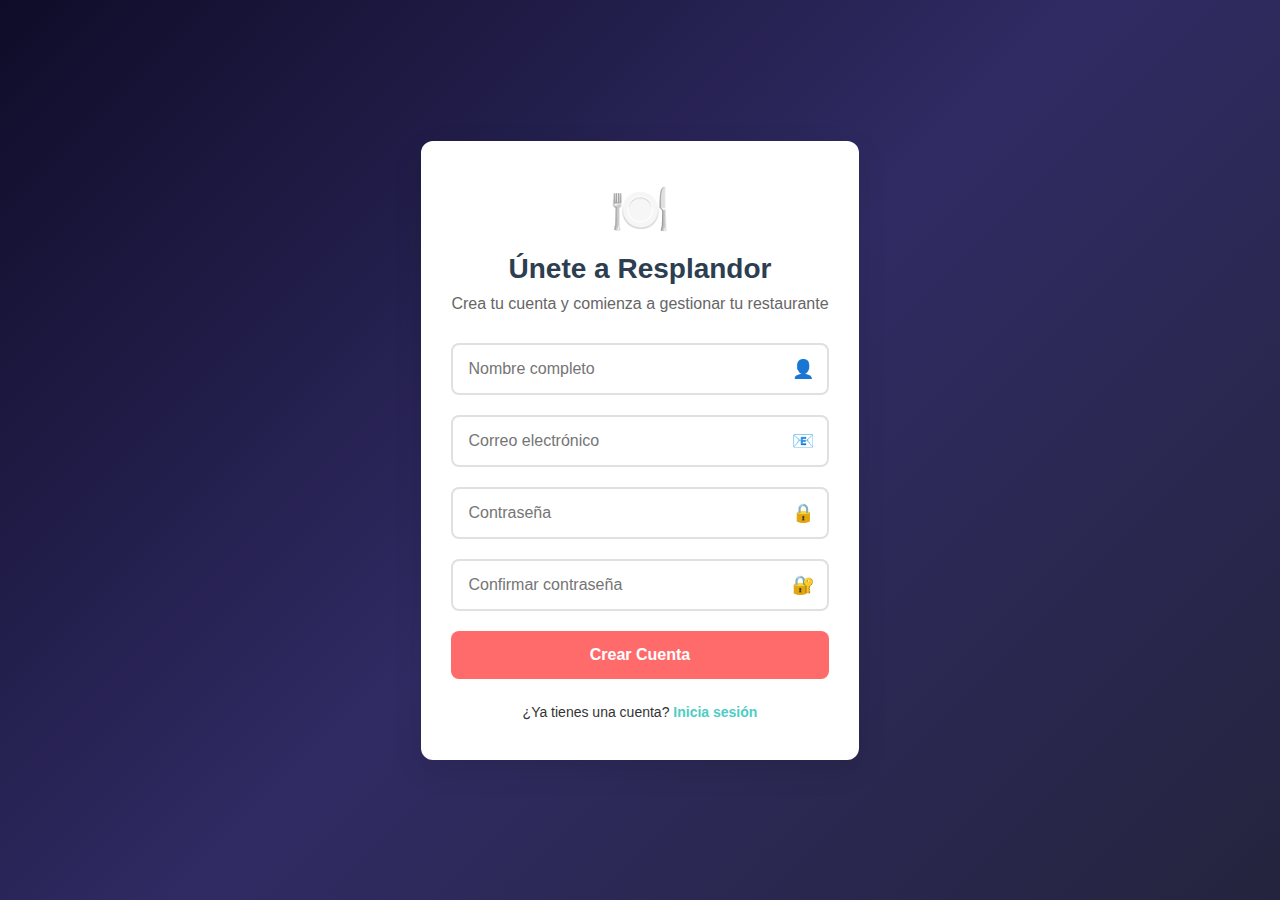
<file: index.html>
<!DOCTYPE html>
<html lang="es">
<head>
    <meta charset="UTF-8">
    <meta name="viewport" content="width=device-width, initial-scale=1.0">
    <title>Resplandor - Gestión de Restaurantes</title>
    <link rel="stylesheet" href="./css/styles.css">
</head>
<body>
    
    <main id="app-root"></main>

    <script type="module" src="./js/app.js"></script>
</body>
</html>
</file>
<file: css/styles.css>
:root {
    --primary-color: #ff6b6b;
    --primary-dark: #ff5252;
    --secondary-color: #4ecdc4;
    --dark-color: #2c3e50;
    --light-color: #f7f9fc;
    --gray-color: #e0e0e0;
    --text-color: #333;
    --error-color: #e74c3c;
    --success-color: #2ecc71;
}

* {
    margin: 0;
    padding: 0;
    box-sizing: border-box;
    font-family: 'Segoe UI', Tahoma, Geneva, Verdana, sans-serif;
}

body {
    background: #0f0c29;
    background: linear-gradient(135deg, #0f0c29 0%, #302b63 50%, #24243e 100%);
    color: var(--text-color);
    display: flex;
    justify-content: center;
    align-items: center;
    min-height: 100vh;
    padding: 20px;
}

/* Contenedor principal donde se cargan las páginas */
#app-root {
    width: 100%;
    display: flex;
    justify-content: center;
    align-items: center;
}

/* Estilos para formularios de autenticación */
.register-container,
.login-container {
    background: white;
    border-radius: 12px;
    box-shadow: 0 10px 30px rgba(0, 0, 0, 0.1);
    padding: 40px 30px;
    max-width: 450px;
    width: 100%;
    animation: fadeIn 0.5s ease;
}

.header {
    text-align: center;
    margin-bottom: 30px;
}

.logo {
    font-size: 48px;
    margin-bottom: 15px;
}

h1 {
    color: var(--dark-color);
    margin-bottom: 10px;
    font-size: 28px;
}

.subtitle {
    color: #666;
    font-size: 16px;
}

.form-group {
    margin-bottom: 20px;
}

.input-wrapper {
    position: relative;
}

input {
    width: 100%;
    padding: 15px 45px 15px 15px;
    border: 2px solid var(--gray-color);
    border-radius: 8px;
    font-size: 16px;
    transition: all 0.3s ease;
}

input:focus {
    border-color: var(--secondary-color);
    outline: none;
    box-shadow: 0 0 0 3px rgba(78, 205, 196, 0.2);
}

.input-icon {
    position: absolute;
    right: 15px;
    top: 50%;
    transform: translateY(-50%);
    font-size: 18px;
    color: #999;
}

.btn-register {
    width: 100%;
    background-color: var(--primary-color);
    color: white;
    border: none;
    padding: 15px;
    border-radius: 8px;
    font-size: 16px;
    font-weight: 600;
    cursor: pointer;
    transition: background-color 0.3s ease;
}

.btn-register:hover {
    background-color: var(--primary-dark);
}

.login-link {
    text-align: center;
    margin-top: 25px;
    font-size: 14px;
}

.login-link a {
    color: var(--secondary-color);
    text-decoration: none;
    font-weight: 600;
    cursor: pointer;
}

.login-link a:hover {
    text-decoration: underline;
}

/* ===== ESTILOS PARA PANELES (Admin, Restaurantes, Detalle) ===== */
/* Esta clase se usa en admin.html, restaurants.html, y restaurant-detail.html */
.admin-container,
.restaurants-container,
.restaurant-detail-container {
    background: white;
    border-radius: 16px;
    box-shadow: 0 15px 40px rgba(0, 0, 0, 0.1);
    padding: 40px;
    max-width: 1000px;
    width: 100%;
    margin: 20px auto;
    border: 1px solid #e8ecef;
    animation: fadeIn 0.5s ease;
}

/* Header de los paneles */
.admin-container .header,
.restaurants-container .header,
.restaurant-detail-container .header {
    text-align: center;
    margin-bottom: 40px;
    padding-bottom: 30px;
    border-bottom: 2px solid #f0f3f5;
    position: relative; /* Para el botón de "Volver" */
}

.admin-container .header h1,
.restaurants-container .header h1,
.restaurant-detail-container .header h1 {
    color: #2c3e50;
    margin-bottom: 10px;
    font-size: 2.5rem;
    font-weight: 700;
}

.admin-container .header .subtitle,
.restaurants-container .header .subtitle,
.restaurant-detail-container .header .subtitle {
    color: #7f8c8d;
    font-size: 1.1rem;
    font-weight: 400;
}

/* Formulario de crear restaurante */
.create-restaurant-form {
    background: linear-gradient(135deg, #f8f9fa 0%, #e9ecef 100%);
    padding: 30px;
    border-radius: 12px;
    margin-bottom: 40px;
    border: 1px solid #e3e6e9;
}

.create-restaurant-form h2 {
    margin-bottom: 25px;
    color: #2c3e50;
    font-size: 1.5rem;
    font-weight: 600;
    display: flex;
    align-items: center;
    gap: 10px;
}

.create-restaurant-form input,
.create-restaurant-form textarea,
.create-restaurant-form select {
    width: 100%;
    padding: 15px 20px;
    border: 2px solid #e1e5e9;
    border-radius: 10px;
    font-size: 16px;
    transition: all 0.3s ease;
    background: white;
    font-family: inherit;
}

.create-restaurant-form input:focus,
.create-restaurant-form textarea:focus,
.create-restaurant-form select:focus {
    border-color: #3498db;
    outline: none;
    box-shadow: 0 0 0 3px rgba(52, 152, 219, 0.1);
    transform: translateY(-2px);
}

.create-restaurant-form textarea {
    resize: vertical;
    min-height: 100px;
}

.create-restaurant-form .btn-register {
    background: linear-gradient(135deg, #27ae60, #2ecc71);
    border: none;
    padding: 15px 30px;
    border-radius: 10px;
    font-size: 16px;
    font-weight: 600;
    cursor: pointer;
    transition: all 0.3s ease;
    width: auto;
    min-width: 200px;
}

.create-restaurant-form .btn-register:hover {
    transform: translateY(-2px);
    box-shadow: 0 8px 20px rgba(46, 204, 113, 0.3);
}

/* Lista de restaurantes (para admin y usuario) */
.admin-restaurants-list,
.restaurants-list {
    margin-top: 40px;
}

.admin-restaurants-list h2,
.restaurants-list h2 {
    margin-bottom: 25px;
    color: #2c3e50;
    font-size: 1.5rem;
    font-weight: 600;
    display: flex;
    align-items: center;
    gap: 10px;
}

/* Tarjetas de restaurantes (base) */
.restaurant-card {
    background: white;
    border: 1px solid #e8ecef;
    border-radius: 12px;
    padding: 25px;
    margin-bottom: 20px;
    transition: all 0.3s ease;
    position: relative;
    overflow: hidden;
}

.restaurant-card.admin-card::before {
    content: '';
    position: absolute;
    top: 0;
    left: 0;
    width: 4px;
    height: 100%;
    background: linear-gradient(135deg, #3498db, #9b59b6);
}

.restaurant-card:hover {
    transform: translateY(-5px);
    box-shadow: 0 10px 30px rgba(0, 0, 0, 0.1);
    border-color: #3498db;
}

.restaurant-info h3 {
    color: #2c3e50;
    margin-bottom: 12px;
    font-size: 1.3rem;
    font-weight: 600;
    cursor: pointer; /* Para indicar que se puede hacer clic */
}

.restaurant-info h3:hover {
    color: #3498db;
}

.restaurant-info p {
    color: #5d6d7e;
    margin-bottom: 15px;
    line-height: 1.5;
    font-size: 1rem;
}

.restaurant-details {
    display: flex;
    gap: 15px;
    margin-bottom: 20px;
    flex-wrap: wrap;
}

.restaurant-card .category,
.restaurant-meta .category {
    background: linear-gradient(135deg, #3498db, #2980b9);
    color: white;
    padding: 6px 12px;
    border-radius: 20px;
    font-size: 0.85rem;
    font-weight: 500;
}

.restaurant-card .location,
.restaurant-meta .location {
    background: linear-gradient(135deg, #e74c3c, #c0392b);
    color: white;
    padding: 6px 12px;
    border-radius: 20px;
    font-size: 0.85rem;
    font-weight: 500;
    display: flex;
    align-items: center;
    gap: 5px;
}

/* Botones de acción en admin */
.admin-actions {
    display: flex;
    gap: 12px;
    margin-top: 15px;
}

.btn-edit, .btn-delete {
    padding: 10px 20px;
    border: none;
    border-radius: 8px;
    cursor: pointer;
    font-size: 0.9rem;
    font-weight: 600;
    transition: all 0.3s ease;
    display: flex;
    align-items: center;
    gap: 8px;
    min-width: 100px;
    justify-content: center;
}

.btn-edit {
    background: linear-gradient(135deg, #f39c12, #e67e22);
    color: white;
}

.btn-edit:hover {
    transform: translateY(-2px);
    box-shadow: 0 5px 15px rgba(243, 156, 18, 0.3);
}

.btn-delete {
    background: linear-gradient(135deg, #e74c3c, #c0392b);
    color: white;
}

.btn-delete:hover {
    transform: translateY(-2px);
    box-shadow: 0 5px 15px rgba(231, 76, 60, 0.3);
}

/* Estado cuando no hay restaurantes */
.no-restaurants {
    text-align: center;
    color: #7f8c8d;
    font-style: italic;
    padding: 60px 20px;
    background: #f8f9fa;
    border-radius: 12px;
    border: 2px dashed #dee2e6;
}

/* Botón de cerrar sesión*/
.logout-btn {
    background: linear-gradient(135deg, #e74c3c, #c0392b) !important;
    border: none;
    padding: 12px 25px;
    border-radius: 8px;
    color: white;
    font-weight: 600;
    cursor: pointer;
    transition: all 0.3s ease;
    margin-top: 20px;
}

.logout-btn:hover {
    transform: translateY(-2px);
    box-shadow: 0 5px 15px rgba(231, 76, 60, 0.3);
}

/* --- ESTILOS PARA EL MODAL DE EDICIÓN --- */

.modal-overlay {
    position: fixed; /* Se queda fijo en la pantalla */
    top: 0;
    left: 0;
    width: 100%;
    height: 100%;
    background: rgba(0, 0, 0, 0.6); /* Fondo oscuro semitransparente */
    display: flex;
    justify-content: center;
    align-items: center;
    z-index: 1000; /* Asegura que esté por encima de todo */
    animation: fadeIn 0.3s ease;
}

.modal-content {
    background: white;
    padding: 30px 40px;
    border-radius: 12px;
    box-shadow: 0 10px 40px rgba(0, 0, 0, 0.2);
    width: 90%;
    max-width: 500px;
    position: relative;
    animation: slideIn 0.4s ease-out;
}

.modal-content h2 {
    margin-bottom: 25px;
    color: var(--dark-color);
    text-align: center;
}

.modal-content .form-group {
    margin-bottom: 15px;
}

.modal-content label {
    display: block;
    margin-bottom: 8px;
    font-weight: 600;
    color: #555;
}

.modal-content input,
.modal-content textarea,
.modal-content select {
    width: 100%;
    padding: 12px 15px;
    border: 2px solid var(--gray-color);
    border-radius: 8px;
    font-size: 16px;
    transition: all 0.3s ease;
}

.modal-content input:focus,
.modal-content textarea:focus,
.modal-content select:focus {
    border-color: var(--secondary-color);
    outline: none;
    box-shadow: 0 0 0 3px rgba(78, 205, 196, 0.2);
}

.modal-close-btn {
    position: absolute;
    top: 15px;
    right: 20px;
    font-size: 28px;
    color: #999;
    cursor: pointer;
    transition: color 0.3s ease;
}

.modal-close-btn:hover {
    color: #333;
}

/* --- ESTILOS PARA DETALLE DE RESTAURANTE --- */

.back-btn {
    position: absolute;
    left: 0;
    top: 0;
    background: #95a5a6 !important; /* !important para sobreescribir btn-register */
    padding: 10px 20px;
    border-radius: 8px;
    color: white;
    text-decoration: none;
    font-weight: 600;
    transition: all 0.3s ease;
}
.back-btn:hover {
     background: #7f8c8d !important;
}

.restaurant-meta {
    display: flex;
    justify-content: center;
    gap: 15px;
    margin-top: 20px;
    flex-wrap: wrap;
}

/* Secciones de Platillos y Reseñas */
.dishes-section, .reviews-section {
    margin-bottom: 40px;
}

.section-header {
    display: flex;
    justify-content: space-between;
    align-items: center;
    margin-bottom: 25px;
    padding-bottom: 15px;
    border-bottom: 2px solid #f0f3f5;
}

.section-header h2 {
    color: #2c3e50;
    font-size: 1.5rem;
    font-weight: 600;
}

.btn-add {
    background: linear-gradient(135deg, #27ae60, #2ecc71);
    color: white;
    border: none;
    padding: 10px 20px;
    border-radius: 8px;
    cursor: pointer;
    font-weight: 600;
    transition: all 0.3s ease;
}

.btn-add:hover {
    transform: translateY(-2px);
    box-shadow: 0 5px 15px rgba(46, 204, 113, 0.3);
}

/* Formularios de crear (platillo/reseña) */
.add-form {
    background: #f8f9fa;
    padding: 25px;
    border-radius: 12px;
    margin-bottom: 25px;
    border: 1px solid #e3e6e9;
    animation: fadeIn 0.5s ease;
}

.add-form h3 {
    margin-bottom: 20px;
    color: #2c3e50;
    font-size: 1.2rem;
}

.form-actions {
    display: flex;
    gap: 15px;
    margin-top: 20px;
}

.btn-cancel {
    background: #95a5a6;
    color: white;
    border: none;
    padding: 12px 25px;
    border-radius: 8px;
    cursor: pointer;
    font-weight: 600;
    transition: all 0.3s ease;
}

.btn-cancel:hover {
    background: #7f8c8d;
}

/* Lista de Platillos */
.dishes-list, .reviews-list {
    display: flex;
    flex-direction: column;
    gap: 15px;
}

/* Tarjeta de Platillo */
.dish-card {
    background: white;
    border: 1px solid #e8ecef;
    border-radius: 12px;
    padding: 20px;
    display: flex;
    align-items: center;
    gap: 20px;
    transition: all 0.3s ease;
    animation: fadeIn 0.5s ease;
}

.dish-card:hover {
    transform: translateY(-2px);
    box-shadow: 0 5px 15px rgba(0, 0, 0, 0.07);
}

.dish-image-container {
    width: 100px;
    height: 100px;
    flex-shrink: 0;
    border-radius: 12px;
    overflow: hidden;
    background: #f0f3f5;
}

.dish-image {
    width: 100%;
    height: 100%;
    object-fit: cover;
}

.dish-image-placeholder {
    width: 100%;
    height: 100%;
    display: flex;
    align-items: center;
    justify-content: center;
    text-align: center;
    color: #7f8c8d;
    font-size: 0.9rem;
    font-style: italic;
    background: #f8f9fa;
    border: 1px dashed #dee2e6;
    border-radius: 12px;
}

.dish-info {
    flex-grow: 1;
}

.dish-info h4 {
    color: #2c3e50;
    margin-bottom: 8px;
    font-size: 1.1rem;
    font-weight: 600;
}

.dish-description {
    color: #5d6d7e;
    margin-bottom: 10px;
    line-height: 1.4;
}

.dish-details {
    display: flex;
    gap: 15px;
    align-items: center;
}

.dish-category {
    background: #3498db;
    color: white;
    padding: 4px 8px;
    border-radius: 12px;
    font-size: 0.8rem;
}

.dish-price {
    color: #27ae60;
    font-weight: 600;
    font-size: 1.1rem;
}

.dish-actions {
    flex-shrink: 0;
    display: flex;
    flex-direction: column;
    gap: 8px;
}

.btn-reviews-small {
    padding: 6px 12px;
    border: none;
    border-radius: 6px;
    cursor: pointer;
    font-size: 0.8rem;
    font-weight: 500;
    transition: all 0.3s ease;
    background: #3498db;
    color: white;
}

.btn-edit-small, .btn-delete-small {
    padding: 6px 12px;
    border: none;
    border-radius: 6px;
    cursor: pointer;
    font-size: 0.8rem;
    font-weight: 500;
    transition: all 0.3s ease;
}

.btn-edit-small {
    background: #f39c12;
    color: white;
}

.btn-delete-small {
    background: #e74c3c;
    color: white;
}

/* Tarjeta de Reseña */
.review-card {
    background: #f8f9fa;
    border: 1px solid #e8ecef;
    border-radius: 12px;
    padding: 20px;
    transition: all 0.3s ease;
    animation: fadeIn 0.5s ease;
}

.review-card:hover {
    box-shadow: 0 5px 15px rgba(0, 0, 0, 0.05);
}

.review-header {
    display: flex;
    justify-content: space-between;
    align-items: center;
    margin-bottom: 10px;
}

.review-author {
    font-weight: 600;
    color: #2c3e50;
}

.review-rating {
    color: #f39c12;
}

.review-comment {
    color: #5d6d7e;
    line-height: 1.5;
    margin-bottom: 10px;
}

.review-footer {
    display: flex;
    justify-content: space-between;
    align-items: center;
}

.review-date {
    color: #7f8c8d;
    font-size: 0.9rem;
}

.review-actions {
    display: flex;
    gap: 8px;
}

/* Estrellas de rating */
.rating-stars {
    display: flex;
    gap: 5px;
    margin-top: 10px;
}

.star {
    cursor: pointer;
    font-size: 1.5rem;
    transition: all 0.3s ease;
}

.star:hover {
    transform: scale(1.2);
}

/* Estado Vacío */
.no-items {
    text-align: center;
    color: #7f8c8d;
    font-style: italic;
    padding: 40px 20px;
    background: #f8f9fa;
    border-radius: 12px;
    border: 2px dashed #dee2e6;
}

/* --- ESTILOS PARA LA LISTA DE CATEGORÍAS --- */
.category-card {
    background: white;
    border: 1px solid #e8ecef;
    border-radius: 12px;
    padding: 20px 25px;
    margin-bottom: 15px;
    display: flex;
    justify-content: space-between;
    align-items: center;
    transition: all 0.3s ease;
    animation: fadeIn 0.5s ease;
}

.category-card:hover {
    transform: translateY(-3px);
    box-shadow: 0 5px 20px rgba(0, 0, 0, 0.08);
}

.category-info h3 {
    color: #2c3e50;
    margin-bottom: 5px;
    font-size: 1.15rem;
}

.category-info p {
    color: #5d6d7e;
    font-size: 0.95rem;
}

/* Animaciones */
@keyframes fadeIn {
    from { opacity: 0; }
    to { opacity: 1; }
}

@keyframes slideIn {
    from { transform: translateY(-30px); opacity: 0; }
    to { transform: translateY(0); opacity: 1; }
}

/* Responsive */
@media (max-width: 768px) {
    .admin-container,
    .restaurants-container,
    .restaurant-detail-container {
        padding: 20px;
        margin: 10px;
    }
    
    .create-restaurant-form {
        padding: 20px;
    }
    
    .restaurant-card.admin-card {
        padding: 20px;
    }
    
    .admin-actions {
        flex-direction: column;
    }
    
    .btn-edit, .btn-delete {
        width: 100%;
    }

    .section-header {
        flex-direction: column;
        gap: 15px;
        align-items: flex-start;
    }
    
    .dish-card {
        flex-direction: column;
        align-items: flex-start;
        gap: 15px;
    }
    
    .dish-actions {
        /* Para que los botones se queden a la derecha */
        align-self: flex-end;
        flex-direction: row; /* En móvil los ponemos en fila */
    }
    
    .review-footer {
        flex-direction: column;
        gap: 10px;
        align-items: flex-start;
    }
    
    .form-actions {
        flex-direction: column;
    }
}
/* --- ESTILOS PARA IMÁGENES DE RESTAURANTE --- */

/* Estilo para la tarjeta en la lista (admin y usuario) */
.restaurant-card-image-container {
    width: 100%;
    height: 180px; /* Altura fija para la imagen de la tarjeta */
    border-radius: 12px 12px 0 0; /* Redondeado solo arriba */
    overflow: hidden;
    background: #f0f3f5;
    margin: -25px -25px 20px -25px; /* Ajuste para que toque los bordes */
}

.restaurant-card-image {
    width: 100%;
    height: 100%;
    object-fit: cover;
}

.restaurant-card-placeholder {
    width: 100%;
    height: 100%;
    display: flex;
    align-items: center;
    justify-content: center;
    text-align: center;
    color: #7f8c8d;
    font-size: 1rem;
    font-style: italic;
    background: #f8f9fa;
}

/* Estilo para la imagen en la página de detalle */
.restaurant-image-header {
    width: 100%;
    height: 300px;
    border-radius: 12px;
    overflow: hidden;
    background: #f0f3f5;
    margin-bottom: 25px;
}

.restaurant-image-header img {
    width: 100%;
    height: 100%;
    object-fit: cover;
}
</file>
